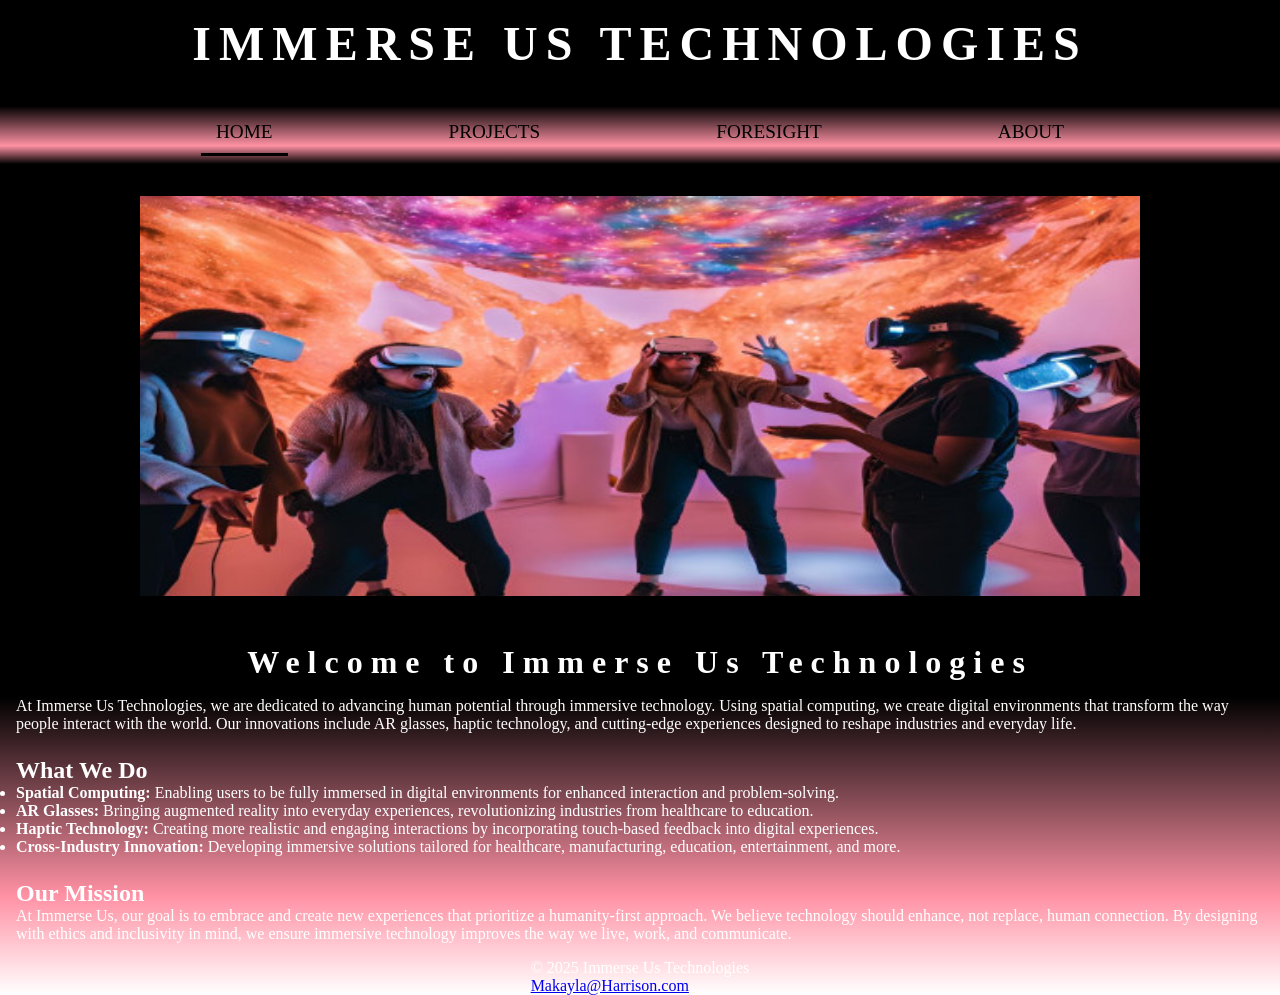
<file: index.html>
<!DOCTYPE html>
<html lang="en">
<head>
    <meta charset="utf-8">
    <meta name="viewport" content="width=device-width, initial-scale=1.0">
    <meta name="description" content="Immerse Us Technologies specializes in immersive technology, AR, VR, and haptic experiences to transform human interaction.">
    <title>IMMERSE US TECHNOLOGIES</title>
    <link rel="stylesheet" href="pacific.css">
</head>
<body>
    <!-- Header -->
    <header>
        <h1><a href="index.html">IMMERSE US TECHNOLOGIES</a></h1>
    </header>

    <!-- Navigation -->
    <nav>
        <ul>
            <li class="active"><a href="index.html">HOME</a></li>
            <li><a href="yurts.html">PROJECTS</a></li>
            <li><a href="activities.html">FORESIGHT</a></li>
            <li><a href="reservations.html">ABOUT</a></li>
        </ul>
    </nav>

    <!-- Slideshow -->
    <div class="slideshow-container" aria-label="Image slideshow of Immerse Us Technologies projects">
        <div class="slideshow">
            <img src="immerseme2.jpg" alt="Immersive AR demonstration 1">
            <img src="immerseme3.jpg" alt="Immersive AR demonstration 2">
            <img src="immerseme4.jpg" alt="Spatial computing example">
            <img src="immerseme5.jpg" alt="Haptic technology demo">
            <img src="immerseme6.jpg" alt="Augmented reality glasses usage">
            <img src="immerseme7.jpg" alt="Interactive immersive experience">
            <img src="immerseme8.jpg" alt="Team using immersive technology">
        </div>
    </div>

    <!-- Main Content -->
    <main>
        <div class="container">
            <h1>Welcome to Immerse Us Technologies</h1>
            <p>At Immerse Us Technologies, we are dedicated to advancing human potential through immersive technology. Using spatial computing, we create digital environments that transform the way people interact with the world. Our innovations include AR glasses, haptic technology, and cutting-edge experiences designed to reshape industries and everyday life.</p>

            <h2>What We Do</h2>
            <ul>
                <li><strong>Spatial Computing:</strong> Enabling users to be fully immersed in digital environments for enhanced interaction and problem-solving.</li>
                <li><strong>AR Glasses:</strong> Bringing augmented reality into everyday experiences, revolutionizing industries from healthcare to education.</li>
                <li><strong>Haptic Technology:</strong> Creating more realistic and engaging interactions by incorporating touch-based feedback into digital experiences.</li>
                <li><strong>Cross-Industry Innovation:</strong> Developing immersive solutions tailored for healthcare, manufacturing, education, entertainment, and more.</li>
            </ul>

            <h2>Our Mission</h2>
            <p>At Immerse Us, our goal is to embrace and create new experiences that prioritize a humanity-first approach. We believe technology should enhance, not replace, human connection. By designing with ethics and inclusivity in mind, we ensure immersive technology improves the way we live, work, and communicate.</p>
        </div>
    </main>

    <!-- Footer -->
    <footer>
        &copy; 2025 Immerse Us Technologies<br>
        <a href="mailto:mharrison120@ivytech.edu">Makayla@Harrison.com</a>
    </footer>
</body>
</html>
</file>
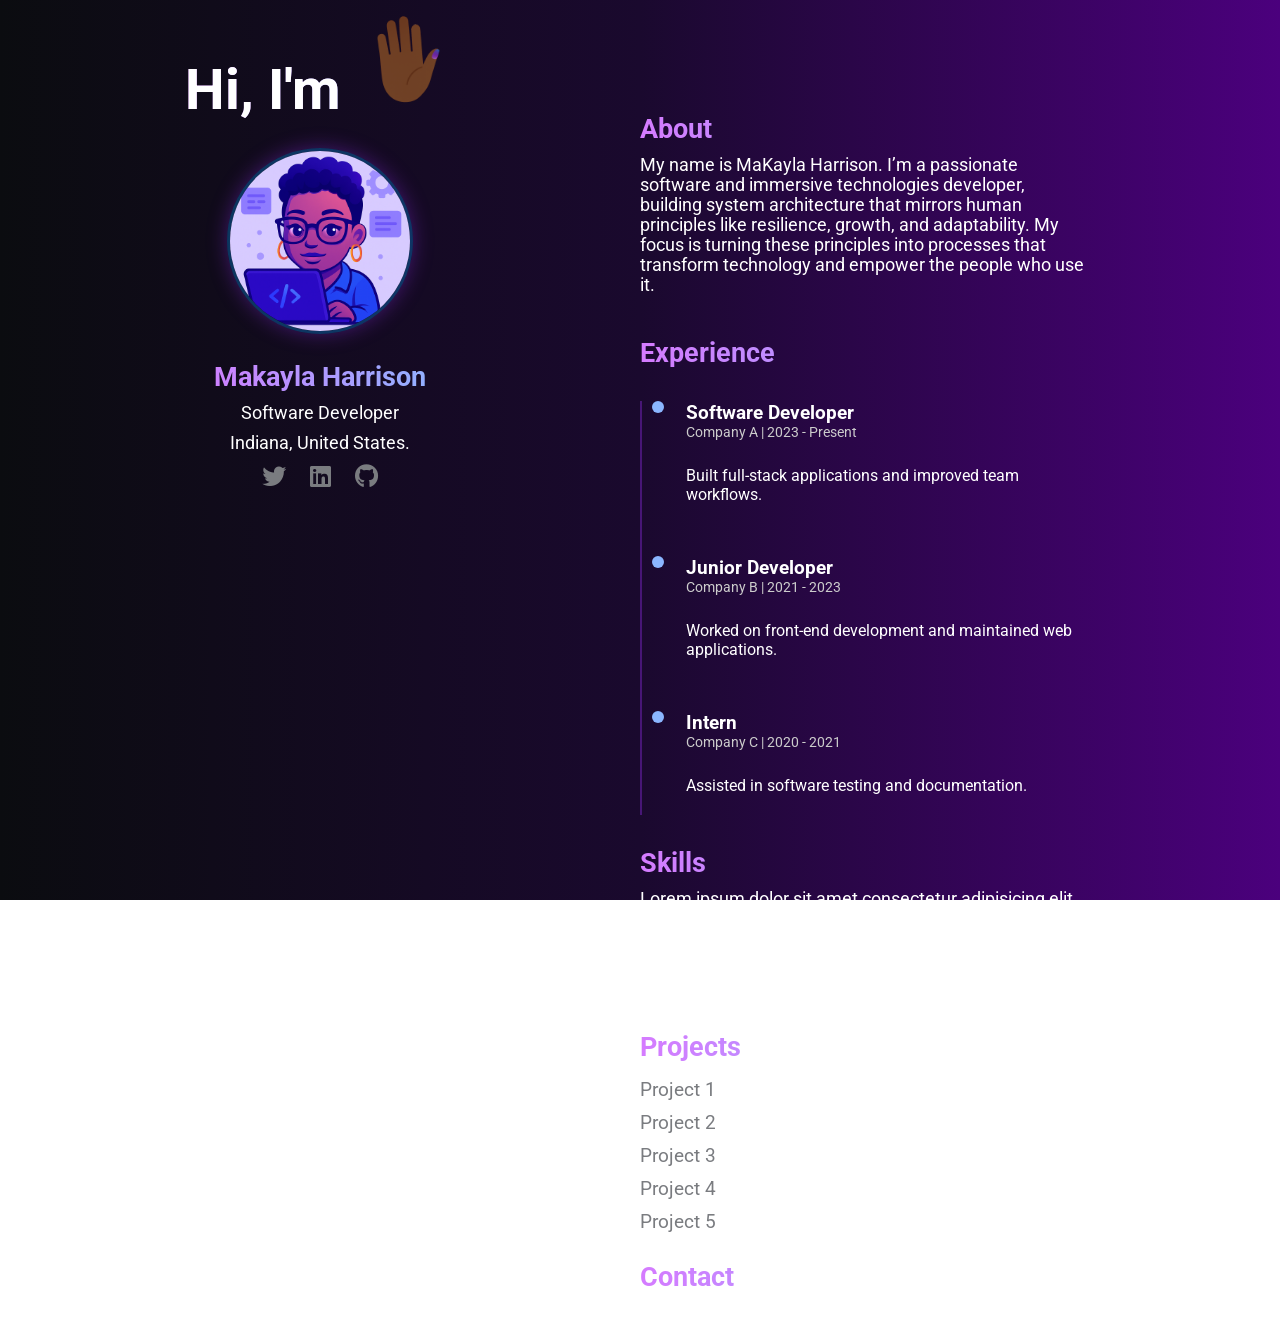
<file: minimalist-portfolio-master/index.html>
<!DOCTYPE html>
<html lang="en">
<head>
    <meta charset="UTF-8">
    <meta name="viewport" content="width=device-width, initial-scale=1.0">
    <meta http-equiv="X-UA-Compatible" content="ie=edge">
    <link rel="stylesheet" href="https://use.fontawesome.com/releases/v5.4.1/css/all.css" integrity="sha384-5sAR7xN1Nv6T6+dT2mhtzEpVJvfS3NScPQTrOxhwjIuvcA67KV2R5Jz6kr4abQsz" crossorigin="anonymous">
    <link rel="stylesheet" href="style.css">
    <title>Makayla Harrison</title>
</head>
<body>
    <div class="grid-2">
        <div class="section-1">
            <h2 class="gradient-text hi-im-block">
                <span class="intro-text" > Hi, I'm
                    <img src="waving hand.png" alt="waving hand" class="waving-hand" />
                </span> 
                <br>
            </h2>
            <img src="avatar.png" alt="Makayla Harrison Avatar" class="avatar">
            <h2 class="gradient-text"> Makayla Harrison</h2>
                
            <p>Software Developer</p>
            <p>Indiana, United States.</p>
            <a href="#"><i class="fab fa-twitter"></i></a>
            <a href="#"><i class="fab fa-linkedin"></i></a>
            <a href="#"><i class="fab fa-github"></i></a>
        </div>
        <div class="section-2">
            <h2 class ="gradient-text"> About</h2>
            <p> My name is MaKayla Harrison. I’m a passionate software and immersive technologies developer, building system architecture that mirrors human principles like resilience, growth, and adaptability. My focus is turning these principles into processes that transform technology and empower the people who use it.</p>
            <h2 class="gradient-text">Experience</h2>
            <div class="experience-timeline">
  <div class="timeline-item">
    <div class="timeline-dot"></div>
    <div class="timeline-content">
      <h3>Software Developer</h3>
      <p class="company">Company A | 2023 - Present</p>
      <p>Built full-stack applications and improved team workflows.</p>
    </div>
  </div>

  <div class="timeline-item">
    <div class="timeline-dot"></div>
    <div class="timeline-content">
      <h3>Junior Developer</h3>
      <p class="company">Company B | 2021 - 2023</p>
      <p>Worked on front-end development and maintained web applications.</p>
    </div>
  </div>

  <div class="timeline-item">
    <div class="timeline-dot"></div>
    <div class="timeline-content">
      <h3>Intern</h3>
      <p class="company">Company C | 2020 - 2021</p>
      <p>Assisted in software testing and documentation.</p>
    </div>
  </div>
</div>

            <h2 class = "gradient-text">Skills</h2>
            <p>Lorem ipsum dolor sit amet consectetur adipisicing elit. Reiciendis in maiores autem quidem obcaecati excepturi! Cupiditate eaque itaque magni voluptatibus neque nobis est dolor? Atque sunt minus ipsa asperiores. At.</p>
            <h2 class="gradient-text">Projects</h2>
            <a href="#">Project 1</a>
            <a href="#">Project 2</a>
            <a href="#">Project 3</a>
            <a href="#">Project 4</a>
            <a href="#">Project 5</a>
            <h2 class = "gradient-text">Contact</h2>
            <p>mharrison120@ivytech.edu</p>
        </div>
    </div>
</body>
</html>
</file>
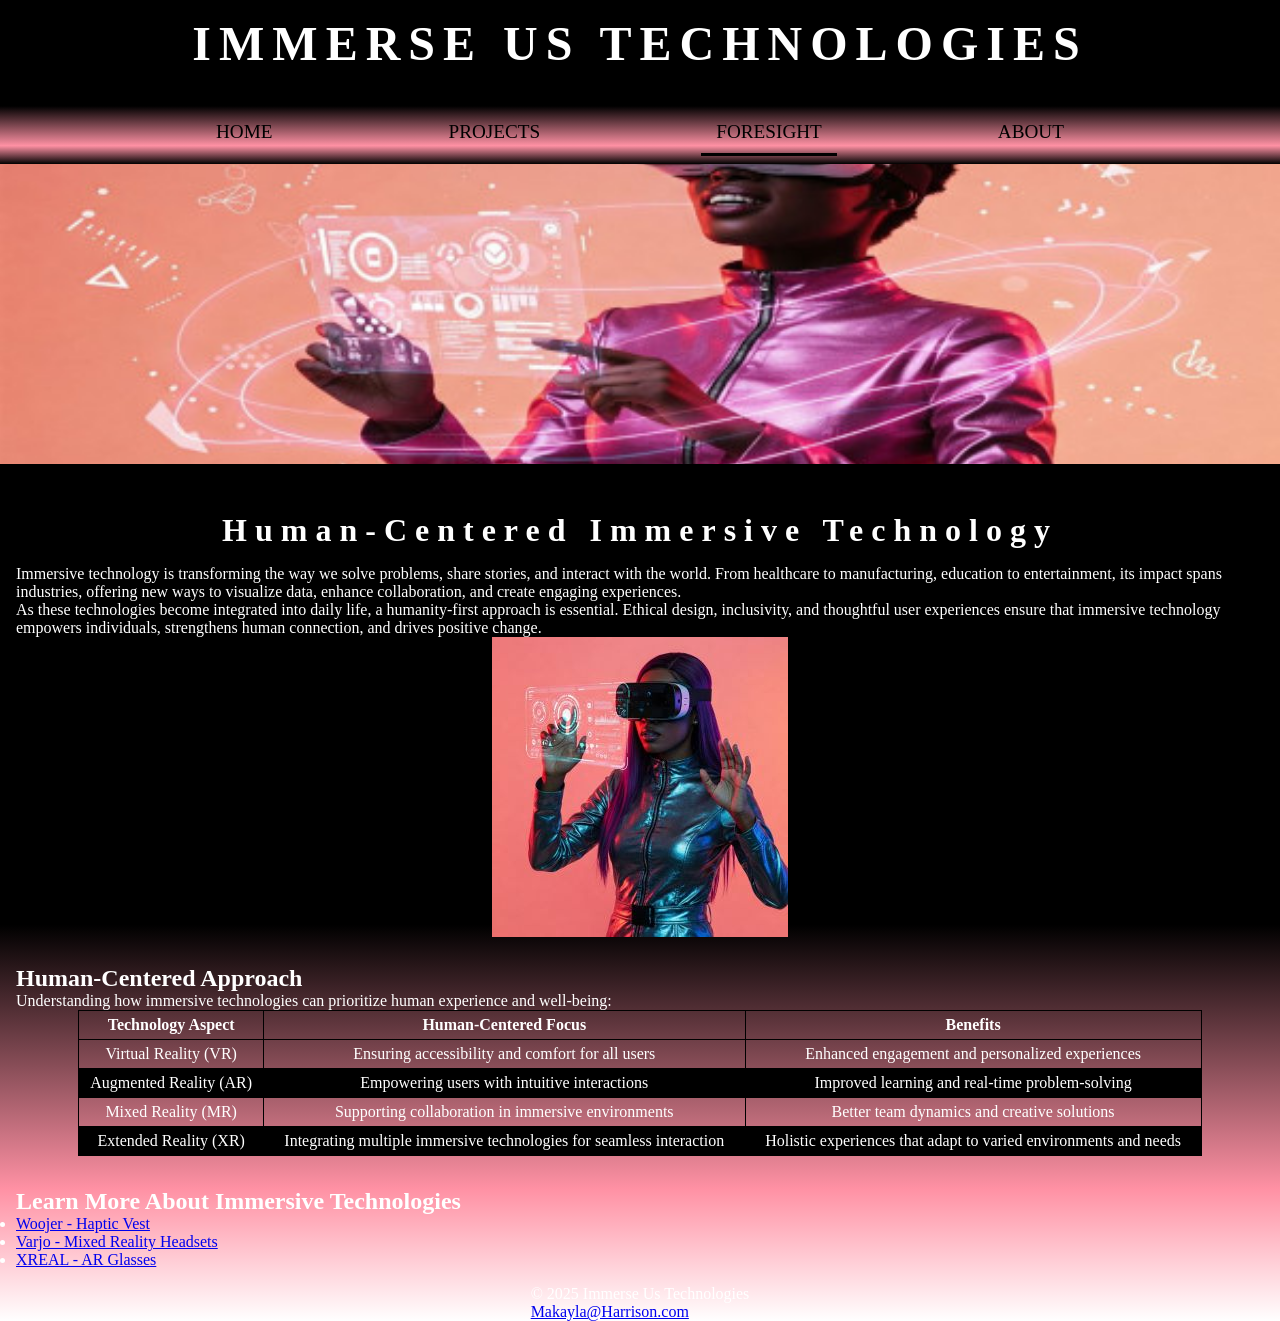
<file: activities.html>
<!DOCTYPE html>
<html lang="en">
<head>
    <meta charset="utf-8">
    <meta name="viewport" content="width=device-width, initial-scale=1.0">
    <meta name="description" content="Explore Immerse Us Technologies' foresight into human-centered immersive technology, ethical design, and innovation.">
    <title>IMMERSE US TECHNOLOGIES - Foresight</title>
    <link rel="stylesheet" href="pacific.css">
</head>
<body>
    <!-- Header -->
    <header>
        <h1><a href="index.html">IMMERSE US TECHNOLOGIES</a></h1>
    </header>

    <!-- Navigation -->
    <nav>
        <ul>
            <li><a href="index.html">HOME</a></li>
            <li><a href="yurts.html">PROJECTS</a></li>
            <li class="active"><a href="activities.html">FORESIGHT</a></li>
            <li><a href="reservations.html">ABOUT</a></li>
        </ul>
    </nav>

    <!-- Hero Image -->
    <div id="trailhero" aria-label="Foresight hero image"></div>

    <!-- Main Content -->
    <main>
        <div class="container">
            <h1>Human-Centered Immersive Technology</h1>
            <p>Immersive technology is transforming the way we solve problems, share stories, and interact with the world. From healthcare to manufacturing, education to entertainment, its impact spans industries, offering new ways to visualize data, enhance collaboration, and create engaging experiences.</p>
            <p>As these technologies become integrated into daily life, a humanity-first approach is essential. Ethical design, inclusivity, and thoughtful user experiences ensure that immersive technology empowers individuals, strengthens human connection, and drives positive change.</p>

            <div style="text-align: center;">
                <img src="immerseme9.jpg" alt="Immersive technology demonstration">
            </div>

            <h2>Human-Centered Approach</h2>
            <p>Understanding how immersive technologies can prioritize human experience and well-being:</p>

            <table>
                <thead>
                    <tr>
                        <th>Technology Aspect</th>
                        <th>Human-Centered Focus</th>
                        <th>Benefits</th>
                    </tr>
                </thead>
                <tbody>
                    <tr>
                        <td>Virtual Reality (VR)</td>
                        <td>Ensuring accessibility and comfort for all users</td>
                        <td>Enhanced engagement and personalized experiences</td>
                    </tr>
                    <tr>
                        <td>Augmented Reality (AR)</td>
                        <td>Empowering users with intuitive interactions</td>
                        <td>Improved learning and real-time problem-solving</td>
                    </tr>
                    <tr>
                        <td>Mixed Reality (MR)</td>
                        <td>Supporting collaboration in immersive environments</td>
                        <td>Better team dynamics and creative solutions</td>
                    </tr>
                    <tr>
                        <td>Extended Reality (XR)</td>
                        <td>Integrating multiple immersive technologies for seamless interaction</td>
                        <td>Holistic experiences that adapt to varied environments and needs</td>
                    </tr>
                </tbody>
            </table>

            <h2>Learn More About Immersive Technologies</h2>
            <ul>
                <li><a href="https://www.woojer.com/products/vest?srsltid=AfmBOoqxhjIdT-kE3_MMul5tQ9ePrwHmJs4g1HHry4qhsuWmaST5PRmv" target="_blank">Woojer - Haptic Vest</a></li>
                <li><a href="https://varjo.com/" target="_blank">Varjo - Mixed Reality Headsets</a></li>
                <li><a href="https://www.xreal.com/us/" target="_blank">XREAL - AR Glasses</a></li>
            </ul>
        </div>
    </main>

    <!-- Footer -->
    <footer>
        &copy; 2025 Immerse Us Technologies<br>
        <a href="mailto:mharrison120@ivytech.edu">Makayla@Harrison.com</a>
    </footer>
</body>
</html>
</file>
<file: pacific.css>
/* Global Styles */
* {
    box-sizing: border-box;
    margin: 0;
    padding: 0;
}

body {
    font-family: Georgia, serif;
    display: flex;
    flex-direction: column;
    align-items: center;
    min-height: 100vh;
    background: linear-gradient(to bottom, #000000 70%, #FF91A4 90%, #FFFFFF 100%);
    color: #FFFFFF;
}

#wrapper {
    width: 80%;
    margin: auto;
}

/* Header */
header {
    background: #000000;
    color: #FFFFFF;
    padding: 1em;
    width: 100%;
    text-align: center;
}

header a {
    color: #FFFFFF;
    text-decoration: none;
    font-size: 1.5em;
}

header a:hover {
    color: #FF91A4;
}

/* Navigation */
nav {
    background: linear-gradient(to bottom, #000000 5%, #FF91A4 70%, #000000 100%);
    width: 100%;
}

nav ul {
    display: flex;
    justify-content: space-around;
    list-style: none;
    padding: 0.5em 10%;
}

nav ul li {
    padding: 10px 15px;
    cursor: pointer;
}

nav ul li.active {
    border-bottom: 3px solid black;
}

nav a {
    text-decoration: none;
    color: #000000;
    font-size: 1.2em;
}

nav a:hover {
    color: #FF91A4;
}

/* Hero Sections */
#homehero, #yurthero, #trailhero, #reshero {
    height: 300px;
    background-size: cover;
    background-position: center;
    background-repeat: no-repeat;
    width: 100%;
    margin-bottom: 2em;
}

#homehero { background-image: url("immerseme.jpg"); }
#yurthero { background-image: url("artiverse.jpg"); }
#trailhero { background-image: url("foresight.jpg"); }
#reshero { background-image: url("about.jpg"); }

/* Slideshow */
.slideshow-container {
    position: relative;
    width: 100%;
    max-width: 800px;
    overflow: hidden;
    margin: 2em auto;
    height: 300px;
}

.slideshow {
    display: flex;
    width: 700%; /* 7 images */
    animation: slide 70s infinite;
}

.slideshow img {
    width: 100%;
    flex: 1;
    height: 100%;
    object-fit: contain;
}

@keyframes slide {
    0% { transform: translateX(0%); }
    14.28% { transform: translateX(-14.28%); }
    28.56% { transform: translateX(-28.56%); }
    42.84% { transform: translateX(-42.84%); }
    57.12% { transform: translateX(-57.12%); }
    71.4% { transform: translateX(-71.4%); }
    85.68% { transform: translateX(-85.68%); }
    100% { transform: translateX(0%); }
}

/* Main Content */
main {
    width: 100%;
    padding: 1em;
}

/* Headings */
h1 { font-size: 1.5em; text-align: center; margin-bottom: 0.5em; }
h2 { color: #FFFFFF; margin-top: 1em; }
h3 { color: #FFFFFF; margin-top: 0.5em; }

/* Tables */
table {
    margin: auto;
    border-collapse: collapse;
    width: 90%;
    margin-bottom: 2em;
}

td, th {
    border: 1px solid #000000;
    padding: 5px;
    text-align: center;
}

tr:nth-of-type(even) {
    background-color: #000000;
}

/* Forms */
form {
    display: flex;
    flex-direction: column;
    width: 80%;
    margin: auto;
}

input, textarea {
    margin-bottom: 0.5em;
    padding: 0.5em;
}

input[type="submit"] {
    width: 9em;
    background-color: #FF91A4;
    color: #000000;
    border: none;
    cursor: pointer;
}

input[type="submit"]:hover {
    background-color: #000000;
    color: #FF91A4;
}

/* Responsive Media Queries */
@media (min-width: 768px) {
    form {
        display: grid;
        grid-template-columns: 10em 1fr;
        grid-gap: 1em;
    }

    input[type="submit"] { grid-column: 2; }

    h1 { font-size: 2em; letter-spacing: 0.25em; }
}

@media (min-width: 1024px) {
    .slideshow-container { max-width: 1000px; height: 400px; }
    .slideshow img { height: 100%; }
}
</file>
<file: minimalist-portfolio-master/style.css>
/* global */
@import url('https://fonts.googleapis.com/css?family=Roboto');

.intro-text{

    color: #ffff;
    font-size: 3.5rem;
    font-weight: 700;
    line-height: 1.2;
    -webkit-text-fill-color: #fff;

}


.gradient-text {

    background: linear-gradient(90deg, #d57bff 0%, #8bb6ff 100%); /*90deg left -> right */
    background-clip: text;
    -webkit-background-clip: text;
    -webkit-text-fill-color: transparent;
    font-weight: 700;

}

.hi-im-block{

    margin-bottom: 10px; /*remove space*/
    margin-top: -23px;
}
.avatar {
    margin-top: 10px;
    width: 180px;
    height: auto;
    border-radius: 50%;
    margin-bottom: 1px;
    margin-top: 5%;
    box-shadow: 0 0 20px rgba(138, 43, 226, 0.4); /*purple glow*/
    border:3px solid rgba(0, 153, 255, 0.3); /*suble blue ring*/
    cursor:pointer;
}


.grid-2{
    display: grid;
    grid-template-columns: repeat(2,1fr);
    align-items: start;
}

body{
    margin: 0;
    padding: 0;
    font-family: 'Roboto', sans-serif;
    background: linear-gradient(90deg, #0b0c10 0%, #1a092e 50%, #4b007d 100%); 
    background-attachment: fixed;
    color: #ffff;

}

h2 {
    color: #ffff;
    transition: all 0.3s ease; /*makes change animate smoothly*/
    cursor: pointer;

}

h2:hover{

    padding-left: 10px; /* makes it move toward the left*/
}


a{
    color: #7A7C80;  /*social media*/
    text-decoration: none;
}
/* section 1 */


.section-1{
    padding-top: 2rem;
    text-align: center;
    justify-self: center;
}

.section-1 p{
    font-size: 1.1rem;
    padding-bottom: 10px;
    margin:0;
}

.section-1 h2{
    font-size: 1.7rem;
    margin-bottom: 10px;
}

.section-1 a{
    font-size: 1.5rem;
    padding: 10px;
}
/* section 2 */
.section-2{
    padding-top: 10vh;
    width: 70%;


}

.section-2 h2{
    font-size: 1.7rem;
    margin-bottom: 10px;
}

.section-2 p{
    font-size: 1.1rem;
    padding-bottom: 20px;
    margin:0;
}

.section-2 a{
    display: block;
    padding: 5px;
    font-size: 1.2rem;
    padding-left: 0;
    width: 100px;
}

/* Section 2 – Experience Timeline */
.experience-timeline {
    position: relative;
    margin: 2rem 0;
    padding-left: 20px;
    border-left: 2px solid rgba(138, 43, 226, 0.4); /* subtle purple line */
}

.timeline-item {
    position: relative;
    margin-bottom: 2rem;
    padding-left: 1.5rem;
}

.timeline-dot {
    position: absolute;
    left: -10px;  /* aligns with border-left */
    top: 0;
    width: 12px;
    height: 12px;
    background-color: #8bb6ff;  /* blue dot */
    border-radius: 50%;
}

.timeline-content h3 {
    margin: 0;
    font-size: 1.2rem;
    font-weight: 700;
}

.timeline-content .company {
    font-size: 0.9rem;
    color: #ccc;
    margin-bottom: 0.3rem;
}

.timeline-content p {
    margin: 0;
    font-size: 1rem;
}

/* animations / utilities */
.section-2 a:hover{
    font-size: 1.3rem;
    color: #fff;
    cursor: pointer;
    transition: 0.2s;
}

.section-1 a:hover{
    color: #fff;
    cursor: pointer;
   
}

/* 
  Define keyframes for the waving animation.
  The hand rotates back and forth to simulate waving.
*/
@keyframes wave {
  0% { 
    transform: rotate(0deg); /* Start at normal position */
  }
  15% { 
    transform: rotate(15deg); /* Rotate 15 degrees clockwise */
  }
  30% { 
    transform: rotate(-10deg); /* Rotate 10 degrees counter-clockwise */
  }
  45% { 
    transform: rotate(15deg); /* Rotate 15 degrees clockwise again */
  }
  60% { 
    transform: rotate(-10deg); /* Rotate 10 degrees counter-clockwise */
  }
  75% { 
    transform: rotate(15deg); /* Rotate 15 degrees clockwise */
  }
  100% { 
    transform: rotate(0deg); /* Return to original position */
  }
}

/* 
  Styling and animation for the waving hand emoji image:
*/
.waving-hand {
  display: inline-block;               /* Allow rotation and spacing */
  width: 100px;                        /* Set size of emoji (adjust as needed) */
  height: auto;                      /* Maintain aspect ratio */
  
  /* 
    Set the pivot point for rotation near the wrist area of the hand.
    This makes the wave look natural as it swings from the wrist.
  */
  transform-origin: 70% 70%;          
  
  animation: wave 2s infinite;         /* Apply the wave animation, looping every 2 seconds */
  
  margin-left: 0px;                    /* Space between the text and the emoji */
  cursor: default; /* Cursor remains normal (no pointer) */
}




/* media queres */
@media(max-width:780px){
    .grid-2{
        grid-template-columns: 1fr;
    }
    .section-1{
        padding:0;
        padding-top: 5rem;
    }
    .section-2{
        padding: 0;
        padding-left: 1.5rem;
        padding-top: 2rem;
    }
}
</file>
